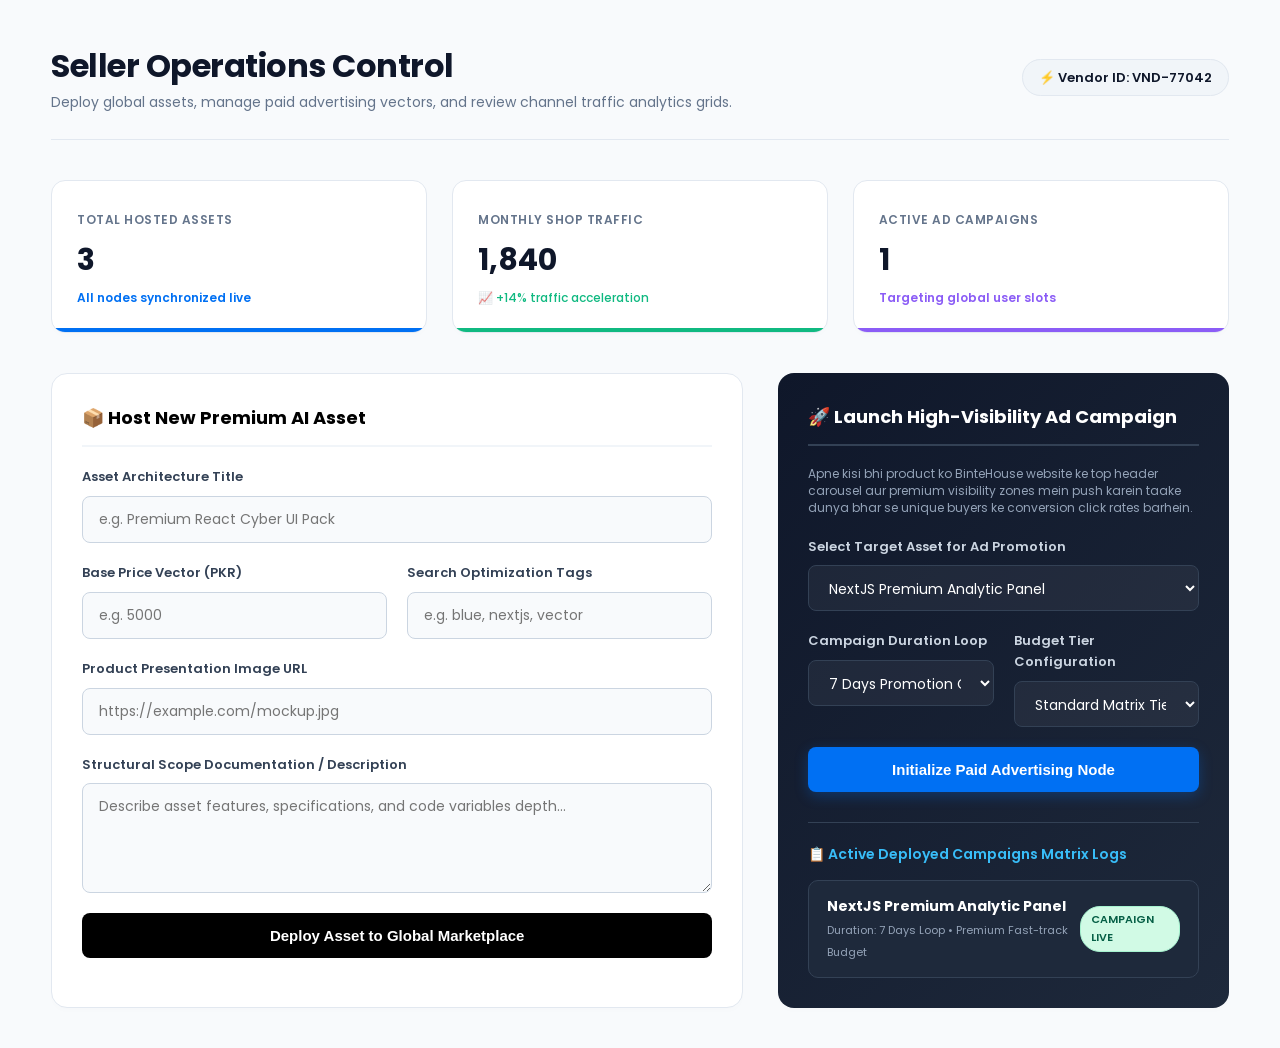
<file: dashboard.html>
<!DOCTYPE html>
<html lang="en">
<head>
    <meta charset="UTF-8">
    <meta name="viewport" content="width=device-width, initial-scale=1.0">
    <title>BinteHouse | Master Seller Center & Ad Manager</title>
    <link href="https://fonts.googleapis.com/css2?family=Poppins:wght@300;400;500;600;700&display=swap" rel="stylesheet">
    <style>
        /* Base Configuration Reset */
        * { margin: 0; padding: 0; box-sizing: border-box; }
        body { font-family: 'Poppins', sans-serif; background-color: #f8fafc; color: #0f172a; line-height: 1.6; }
        .dashboard-container { width: 92%; max-width: 1400px; margin: 0 auto; padding: 40px 0; }
        
        /* High-tech Top Metrics Rows */
        .analytics-dashboard-row { display: grid; grid-template-columns: repeat(auto-fit, minmax(240px, 1fr)); gap: 25px; margin-bottom: 40px; }
        .dashboard-metric-card { background: #ffffff; border: 1px solid #e2e8f0; padding: 25px; border-radius: 14px; box-shadow: 0 4px 6px -1px rgba(0,0,0,0.01); position: relative; overflow: hidden; }
        .dashboard-metric-card::after { content: ''; position: absolute; bottom: 0; left: 0; width: 100%; height: 4px; background: #e2e8f0; }
        .dashboard-metric-card.accent-blue::after { background: #0070f3; }
        .dashboard-metric-card.accent-green::after { background: #10b981; }
        .dashboard-metric-card.accent-purple::after { background: #8b5cf6; }
        .metric-label-text { font-size: 12px; color: #64748b; font-weight: 600; text-transform: uppercase; letter-spacing: 0.5px; }
        .metric-value-display { font-size: 30px; font-weight: 700; color: #0f172a; margin-top: 5px; }
        .metric-subtext { font-size: 12px; margin-top: 4px; display: block; }

        /* Master Grid Split Workspace Layout */
        .workspace-grid-split { display: grid; grid-template-columns: 1fr 1fr; gap: 35px; }
        @media (max-width: 1024px) { .workspace-grid-split { grid-template-columns: 1fr; } }
        
        .panel-box-container { background: #ffffff; border: 1px solid #e2e8f0; border-radius: 16px; padding: 30px; box-shadow: 0 4px 6px -1px rgba(0,0,0,0.01); }
        .panel-header-title { font-size: 18px; font-weight: 700; color: #000000; margin-bottom: 20px; border-bottom: 2px solid #f1f5f9; padding-bottom: 12px; display: flex; align-items: center; gap: 8px; }

        /* Form Structure Elements Design */
        .form-input-node { margin-bottom: 20px; display: flex; flex-direction: column; }
        .form-input-node label { font-size: 13px; font-weight: 600; margin-bottom: 8px; color: #334155; }
        .control-input-field, .control-textarea-field { padding: 12px 16px; border: 1px solid #cbd5e1; border-radius: 8px; font-family: inherit; font-size: 14px; background: #f8fafc; outline: none; transition: all 0.2s; }
        .control-input-field:focus, .control-textarea-field:focus { border-color: #0070f3; background: #ffffff; box-shadow: 0 0 0 3px rgba(0, 112, 243, 0.1); }
        .btn-action-execute { background: #000000; color: white; border: none; padding: 14px 28px; border-radius: 8px; font-weight: 600; font-size: 15px; cursor: pointer; width: 100%; transition: background 0.2s; }
        .btn-action-execute:hover { background: #0070f3; }

        /* Ads Campaign Wizard Special Layout */
        .ads-campaign-card-wizard { background: linear-gradient(135deg, #0f172a, #1e293b); color: white; border: none; position: relative; }
        .ads-campaign-card-wizard .panel-header-title { color: #ffffff; border-color: #334155; }
        .ads-campaign-card-wizard label { color: #cbd5e1; }
        .ads-campaign-card-wizard input, .ads-campaign-card-wizard select { background: rgba(255,255,255,0.05); border: 1px solid #334155; color: white; }
        .ads-campaign-card-wizard input:focus, .ads-campaign-card-wizard select:focus { background: rgba(255,255,255,0.1); border-color: #38bdf8; }
        .btn-activate-ad-campaign { background: #0070f3; color: white; border: none; padding: 14px 28px; border-radius: 8px; font-weight: 600; font-size: 15px; cursor: pointer; width: 100%; box-shadow: 0 4px 14px rgba(0, 112, 243, 0.3); transition: all 0.2s; }
        .btn-activate-ad-campaign:hover { background: #38bdf8; color: #0f172a; transform: translateY(-1px); }

        /* Dynamic Operations Activity Logs Grid */
        .activity-log-list { display: flex; flex-direction: column; gap: 15px; margin-top: 15px; }
        .activity-log-item { display: flex; justify-content: space-between; align-items: center; padding: 14px 18px; background: #f8fafc; border: 1px solid #e2e8f0; border-radius: 10px; font-size: 14px; }
        .status-pill { padding: 4px 10px; border-radius: 20px; font-size: 11px; font-weight: 600; text-transform: uppercase; }
        .status-pill.active-ad { background: #d1fae5; color: #065f46; border: 1px solid #a7f3d0; }
        .status-pill.system-log { background: #e0f2fe; color: #0369a1; border: 1px solid #bae6fd; }

        .hidden { display: none !important; }
    </style>
</head>
<body>

    <div class="dashboard-container">
        
        <!-- Corporate Seller Heading Block -->
        <div style="display: flex; justify-content: space-between; align-items: center; margin-bottom: 40px; border-bottom: 1px solid #e2e8f0; padding-bottom: 25px;">
            <div>
                <h1 style="font-size: 32px; font-weight: 700; letter-spacing: -0.5px;">Seller Operations Control</h1>
                <p style="color: #64748b; font-size: 14px;">Deploy global assets, manage paid advertising vectors, and review channel traffic analytics grids.</p>
            </div>
            <div style="text-align: right;">
                <span style="font-size: 13px; font-weight: 600; background: #f1f5f9; padding: 8px 16px; border-radius: 20px; border: 1px solid #e2e8f0;">⚡ Vendor ID: VND-77042</span>
            </div>
        </div>

        <!-- Real-time Analytics Performance Metric Matrix Grid Row -->
        <section class="analytics-dashboard-row">
            <div class="dashboard-metric-card accent-blue">
                <span class="metric-label-text">Total Hosted Assets</span>
                <div class="metric-value-display" id="metric-assets-count">3</div>
                <span class="metric-subtext" style="color: #0070f3; font-weight: 600;">All nodes synchronized live</span>
            </div>
            <div class="dashboard-metric-card accent-green">
                <span class="metric-label-text">Monthly Shop Traffic</span>
                <div class="metric-value-display">1,840</div>
                <span class="metric-subtext" style="color: #10b981; font-weight: 500;">📈 +14% traffic acceleration</span>
            </div>
            <div class="dashboard-metric-card accent-purple">
                <span class="metric-label-text">Active Ad Campaigns</span>
                <div class="metric-value-display" id="metric-ads-count">1</div>
                <span class="metric-subtext" style="color: #8b5cf6; font-weight: 600;">Targeting global user slots</span>
            </div>
        </section>

        <div class="workspace-grid-split">
            
            <!-- Left Pane Workspace: Advanced Product Deployment Wizard Form -->
            <div class="panel-box-container">
                <div class="panel-header-title">📦 Host New Premium AI Asset</div>
                <form id="dashboard-asset-form" onsubmit="executeAssetHostingPipeline(event)">
                    <div class="form-input-node">
                        <label>Asset Architecture Title</label>
                        <input type="text" id="asset-title-field" class="control-input-field" placeholder="e.g. Premium React Cyber UI Pack" required>
                    </div>
                    <div class="form-row" style="display: flex; gap: 20px;">
                        <div class="form-input-node" style="flex: 1;">
                            <label>Base Price Vector (PKR)</label>
                            <input type="number" id="asset-price-field" class="control-input-field" placeholder="e.g. 5000" required>
                        </div>
                        <div class="form-input-node" style="flex: 1;">
                            <label>Search Optimization Tags</label>
                            <input type="text" id="asset-tags-field" class="control-input-field" placeholder="e.g. blue, nextjs, vector" required>
                        </div>
                    </div>
                    <div class="form-input-node">
                        <label>Product Presentation Image URL</label>
                        <input type="url" id="asset-image-field" class="control-input-field" placeholder="https://example.com/mockup.jpg" required>
                    </div>
                    <div class="form-input-node">
                        <label>Structural Scope Documentation / Description</label>
                        <textarea id="asset-desc-field" rows="4" class="control-textarea-field" placeholder="Describe asset features, specifications, and code variables depth..." required></textarea>
                    </div>
                    <button type="submit" class="btn-action-execute">Deploy Asset to Global Marketplace</button>
                </form>
            </div>

            <!-- Right Pane Workspace: High Visibility Paid Ads Setup Framework & Logs -->
            <div class="panel-box-container ads-campaign-card-wizard">
                <div class="panel-header-title">🚀 Launch High-Visibility Ad Campaign</div>
                <p style="font-size: 12px; color: #94a3b8; margin-bottom: 20px; line-height: 1.4;">Apne kisi bhi product ko BinteHouse website ke top header carousel aur premium visibility zones mein push karein taake dunya bhar se unique buyers ke conversion click rates barhein.</p>
                
                <form id="dashboard-ad-form" onsubmit="executeAdCampaignPipeline(event)">
                    <div class="form-input-node">
                        <label>Select Target Asset for Ad Promotion</label>
                        <select id="ad-target-select" class="control-input-field" style="width:100%; height:46px;" required>
                            <option value="NextJS Premium Analytic Panel">NextJS Premium Analytic Panel</option>
                            <option value="Corporate Business Hub Template">Corporate Business Hub Template</option>
                            <option value="Futuristic Abstract Vector Pack">Futuristic Abstract Vector Pack</option>
                        </select>
                    </div>
                    <div class="form-row" style="display: flex; gap: 20px;">
                        <div class="form-input-node" style="flex: 1;">
                            <label>Campaign Duration Loop</label>
                            <select id="ad-duration-select" class="control-input-field" style="width:100%; height:46px;">
                                <option value="7">7 Days Promotion Campaign</option>
                                <option value="30">30 Days Pro Campaign</option>
                            </select>
                        </div>
                        <div class="form-input-node" style="flex: 1;">
                            <label>Budget Tier Configuration</label>
                            <select id="ad-budget-select" class="control-input-field" style="width:100%; height:46px;">
                                <option value="Standard">Standard Matrix Tier</option>
                                <option value="Premium Fast-track">Premium Fast-track Tier</option>
                            </select>
                        </div>
                    </div>
                    <button type="submit" class="btn-activate-ad-campaign">Initialize Paid Advertising Node</button>
                </form>

                <!-- Active Deployed Campaigns Ledger Output Stream Logs -->
                <div style="margin-top: 30px; font-size: 14px; font-weight: 600; border-top: 1px solid #334155; padding-top: 20px; color: #38bdf8;">
                    📋 Active Deployed Campaigns Matrix Logs
                </div>
                <div class="activity-log-list" id="activity-logs-target-box">
                    <div class="activity-log-item" style="background:#1e293b; border-color:#334155;">
                        <div>
                            <strong style="color:white;">NextJS Premium Analytic Panel</strong><br>
                            <span style="font-size: 11px; color:#94a3b8;">Duration: 7 Days Loop • Premium Fast-track Budget</span>
                        </div>
                        <span class="status-pill active-ad">Campaign Live</span>
                    </div>
                </div>
            </div>

        </div>
    </div>

    <!-- Script Processing Automations -->
    <script>
        // Execution Block: Asset Hosting Processing Pipeline
        function executeAssetHostingPipeline(event) {
            event.preventDefault();

            const title = document.getElementById('asset-title-field').value.trim();
            const price = document.getElementById('asset-price-field').value;
            
            // Simulation Notification Alert Block
            alert(`Initializing Cloud Transmission Matrix... Injecting target data packet: "${title}" into global architecture arrays.`);
            
            setTimeout(() => {
                // Update performance metric view counter indicators dynamically
                const assetsCounter = document.getElementById('metric-assets-count');
                let currentCount = parseInt(assetsCounter.innerText);
                assetsCounter.innerText = currentCount + 1;

                // Dynamically update the target selection options stream in the Ad Campaign Form Panel UI
                const selectMenu = document.getElementById('ad-target-select');
                const newOption = document.createElement('option');
                newOption.value = title;
                newOption.innerText = title;
                selectMenu.appendChild(newOption);

                alert("Mubarak ho! Your new technical asset has been hosted live globally. Public grids synchronized successfully.");
                document.getElementById('dashboard-asset-form').reset();
            }, 1000);
        }

        // Execution Block: Ad Campaign Deployment Logic
        function executeAdCampaignPipeline(event) {
            event.preventDefault();

            const targetAsset = document.getElementById('ad-target-select').value;
            const duration = document.getElementById('ad-duration-select').value;
            const budget = document.getElementById('ad-budget-select').value;

            alert("Connecting Sandbox Escrow Ledger balance validation modules... Initializing Ad Campaign.");

            setTimeout(() => {
                // Update active campaigns metrics counter counters display live
                const adsCounter = document.getElementById('metric-ads-count');
                let currentAds = parseInt(adsCounter.innerText);
                adsCounter.innerText = currentAds + 1;

                // Inject new activity tracking nodes display block into lower matrix data logs stream area container
                const logsBox = document.getElementById('activity-logs-target-box');
                const newLog = document.createElement('div');
                newLog.className = 'activity-log-item';
                newLog.style.background = '#1e293b';
                newLog.style.borderColor = '#334155';
                newLog.innerHTML = `
                    <div>
                        <strong style="color:white;">${targetAsset}</strong><br>
                        <span style="font-size: 11px; color:#94a3b8;">Duration: ${duration} Days Loop • ${budget} Budget</span>
                    </div>
                    <span class="status-pill active-ad">Campaign Live</span>
                `;
                
                logsBox.insertBefore(newLog, logsBox.firstChild);
                alert(`Mubarak ho! Paid advertisement campaign for "${targetAsset}" is now fully operational across global slots.`);
                document.getElementById('dashboard-ad-form').reset();
            }, 1200);
        }
    </script>
</body>
</html>
</file>
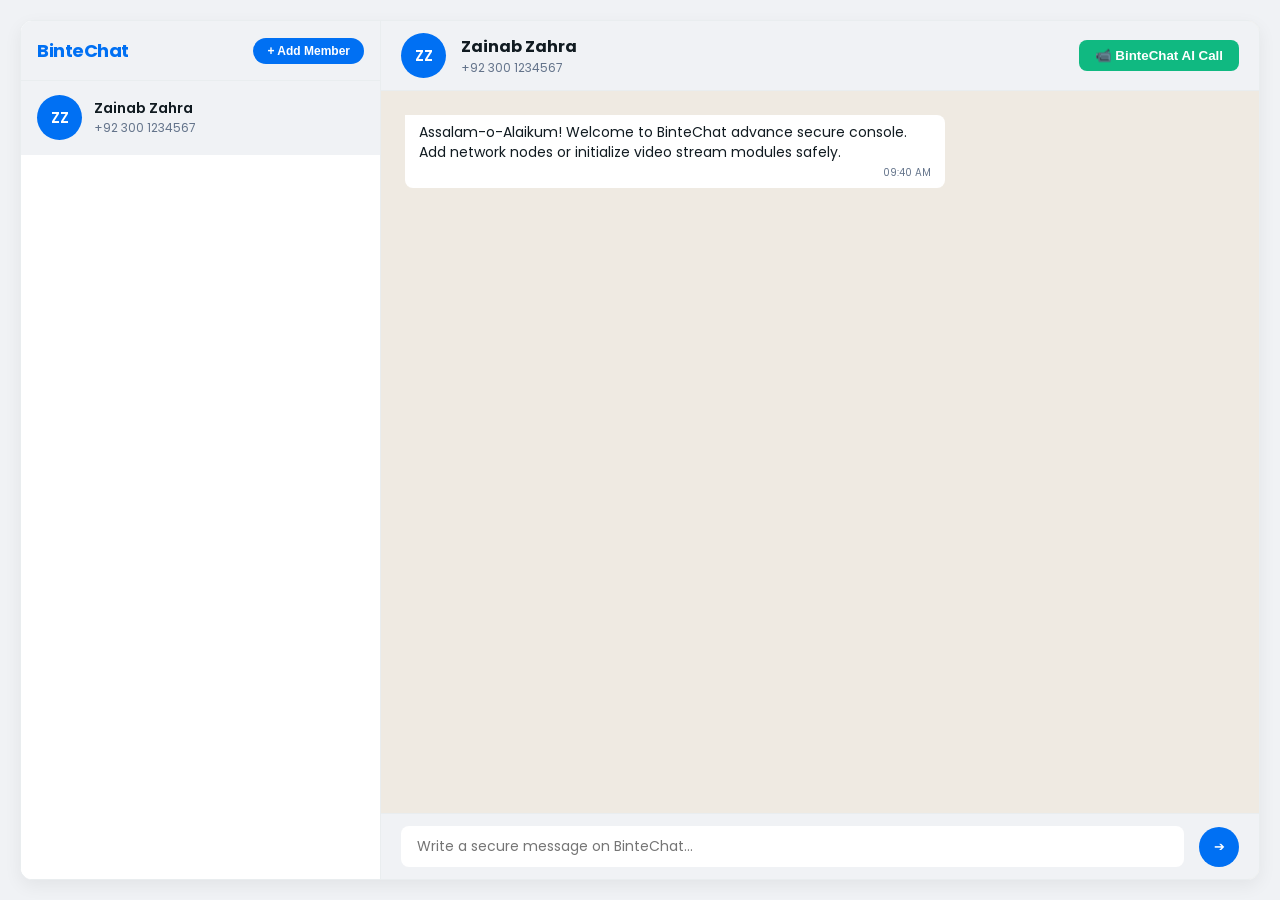
<file: messages.html>
<!DOCTYPE html>
<html lang="en">
<head>
    <meta charset="UTF-8">
    <meta name="viewport" content="width=device-width, initial-scale=1.0">
    <title>BinteChat | Premium Multi-Modal Chat Hub</title>
    <link href="https://fonts.googleapis.com/css2?family=Poppins:wght@300;400;500;600;700&display=swap" rel="stylesheet">
    <style>
        * { margin: 0; padding: 0; box-sizing: border-box; }
        body { font-family: 'Poppins', sans-serif; background-color: #f0f2f5; color: #111b21; height: 100vh; display: flex; padding: 20px; }
        .chat-master-container { width: 100%; max-width: 1390px; margin: auto; height: calc(100vh - 40px); background: #fff; border-radius: 12px; display: grid; grid-template-columns: 360px 1fr; box-shadow: 0 6px 18px rgba(0,0,0,0.06); overflow: hidden; border: 1px solid #e9edef; }
        
        .sidebar-contacts-panel { background: #ffffff; border-right: 1px solid #e9edef; display: flex; flex-direction: column; }
        .sidebar-header-node { background: #f0f2f5; padding: 16px; display: flex; justify-content: space-between; align-items: center; border-bottom: 1px solid #e9edef; }
        .sidebar-profile { font-weight: 700; font-size: 18px; color: #0070f3; letter-spacing: -0.5px; }
        
        .btn-add-contact-trigger { background: #0070f3; color: white; border: none; padding: 6px 14px; border-radius: 20px; font-size: 12px; font-weight: 600; cursor: pointer; transition: background 0.2s; }
        .btn-add-contact-trigger:hover { background: #0056b3; }

        .contacts-scroll-feed { flex-grow: 1; overflow-y: auto; background: #fff; }
        .contact-list-item { display: flex; align-items: center; gap: 12px; padding: 14px 16px; cursor: pointer; border-bottom: 1px solid #f0f2f5; transition: background 0.2s; }
        .contact-list-item:hover, .contact-list-item.active-chat { background: #f0f2f5; }
        .avatar-dummy { width: 45px; height: 45px; background: #0070f3; color: white; border-radius: 50%; display: flex; align-items: center; justify-content: center; font-weight: 600; font-size: 15px; text-transform: uppercase; }
        .contact-meta-box { flex-grow: 1; }
        .contact-display-name { font-size: 14px; font-weight: 600; color: #111b21; }
        .contact-phone-subtext { font-size: 12px; color: #64748b; }

        .chat-workspace-panel { background: #efeae2; display: flex; flex-direction: column; position: relative; }
        .chat-active-header { background: #f0f2f5; padding: 12px 20px; display: flex; align-items: center; gap: 15px; border-bottom: 1px solid #e9edef; }
        
        .messages-scroll-thread { flex-grow: 1; overflow-y: auto; padding: 24px; display: flex; flex-direction: column; gap: 12px; }
        .msg-bubble { max-width: 65%; padding: 8px 14px; border-radius: 8px; font-size: 14px; line-height: 1.4; position: relative; }
        .msg-bubble.incoming { background: #ffffff; align-self: flex-start; border-top-left-radius: 0; }
        .msg-bubble.outgoing { background: #d9fdd3; align-self: flex-end; border-top-right-radius: 0; }
        .msg-timestamp { font-size: 10px; color: #64748b; text-align: right; margin-top: 4px; display: block; }

        .chat-footer-controls-bar { background: #f0f2f5; padding: 12px 20px; display: flex; align-items: center; gap: 15px; border-top: 1px solid #e9edef; }
        .chat-input-field { flex-grow: 1; padding: 10px 16px; border: none; border-radius: 8px; outline: none; font-family: inherit; font-size: 14px; background: white; }
        .btn-send-message { background: #0070f3; color: white; border: none; width: 40px; height: 40px; border-radius: 50%; display: flex; align-items: center; justify-content: center; cursor: pointer; transition: transform 0.1s; }
        .btn-send-message:active { transform: scale(0.9); }
        
        .video-call-overlay { position: fixed; top: 0; left: 0; width: 100vw; height: 100vh; background: rgba(15, 23, 42, 0.95); z-index: 10000; display: flex; flex-direction: column; align-items: center; justify-content: center; }
        .video-wrapper { position: relative; border-radius: 16px; overflow: hidden; width: 45%; max-width: 500px; background: #1e293b; box-shadow: 0 20px 50px rgba(0,0,0,0.3); }
        .video-wrapper canvas, .video-wrapper video { width: 100%; height: auto; display: block; }
        .video-filters-bar { background: rgba(255,255,255,0.1); padding: 10px 25px; border-radius: 30px; color: white; font-size: 12px; display: flex; gap: 15px; margin-bottom: 20px; backdrop-filter: blur(10px); }

        .contact-modal-overlay { position: fixed; top: 0; left: 0; width: 100%; height: 100%; background: rgba(0,0,0,0.4); display: flex; align-items: center; justify-content: center; z-index: 2000; display: none; backdrop-filter: blur(4px); }
        .contact-card-form { background: white; padding: 25px; border-radius: 12px; width: 90%; max-width: 380px; box-shadow: 0 10px 25px rgba(0,0,0,0.1); }
        .contact-card-form h3 { font-size: 16px; font-weight: 700; margin-bottom: 15px; }
        .form-input { width: 100%; padding: 10px 12px; border: 1px solid #cbd5e1; border-radius: 6px; font-family: inherit; font-size: 13px; margin-bottom: 12px; outline: none; }
        .form-input:focus { border-color: #0070f3; }
        .modal-action-buttons { display: flex; justify-content: flex-end; gap: 10px; margin-top: 5px; }
        .btn-modal-close { background: #f1f5f9; color: #475569; border: none; padding: 8px 14px; border-radius: 6px; font-size: 12px; font-weight: 600; cursor: pointer; }
        .btn-modal-save { background: #0070f3; color: white; border: none; padding: 8px 14px; border-radius: 6px; font-size: 12px; font-weight: 600; cursor: pointer; }

        .hidden { display: none !important; }
    </style>
</head>
<body>

    <div class="chat-master-container">
        <aside class="sidebar-contacts-panel">
            <div class="sidebar-header-node">
                <span class="sidebar-profile">BinteChat</span>
                <button class="btn-add-contact-trigger" onclick="document.getElementById('contact-modal-portal').style.display='flex'">+ Add Member</button>
            </div>
            
            <div class="contacts-scroll-feed" id="contacts-list-target-node">
                <div class="contact-list-item active-chat" onclick="switchActiveUser('Zainab Zahra', '+92 300 1234567')">
                    <div class="avatar-dummy">ZZ</div>
                    <div class="contact-meta-box">
                        <div class="contact-display-name">Zainab Zahra</div>
                        <div class="contact-phone-subtext">+92 300 1234567</div>
                    </div>
                </div>
            </div>
        </aside>

        <main class="chat-workspace-panel">
            <div class="chat-active-header">
                <div class="avatar-dummy" id="header-avatar">ZZ</div>
                <div style="flex-grow:1;">
                    <strong id="header-name">Zainab Zahra</strong>
                    <p style="font-size:12px; color:#64748b;" id="header-phone">+92 300 1234567</p>
                </div>
                <button style="background:#10b981; color:white; border:none; padding:8px 16px; border-radius:8px; font-weight:600; cursor:pointer;" onclick="startVideoCallModule()">📹 BinteChat AI Call</button>
            </div>

            <div class="messages-scroll-thread" id="chat-thread-box">
                <div class="msg-bubble incoming">
                    Assalam-o-Alaikum! Welcome to BinteChat advance secure console. Add network nodes or initialize video stream modules safely.
                    <span class="msg-timestamp">09:40 AM</span>
                </div>
            </div>

            <div class="chat-footer-controls-bar">
                <input type="text" id="msg-input" class="chat-input-field" placeholder="Write a secure message on BinteChat..." onkeypress="handleInputKeyStroke(event)">
                <button class="btn-send-message" onclick="sendMessageDataPacket()">➔</button>
            </div>
        </main>
    </div>

    <div class="contact-modal-overlay" id="contact-modal-portal">
        <div class="contact-card-form">
            <h3>Add New Chat Contact</h3>
            <input type="text" id="modal-name" class="form-input" placeholder="Enter Full Name" required>
            <input type="text" id="modal-phone" class="form-input" placeholder="Enter Contact Number" required>
            
            <div class="modal-action-buttons">
                <button class="btn-modal-close" onclick="document.getElementById('contact-modal-portal').style.display='none'">Cancel</button>
                <button class="btn-modal-save" onclick="saveContactRecord()">Save Member</button>
            </div>
        </div>
    </div>

    <div class="video-call-overlay hidden" id="video-overlay-pane">
        <div class="video-filters-bar">
            <span>✨ AI Real-Time Skin Filter:</span>
            <label><input type="checkbox" id="f-smooth" checked> BinteChat Smooth Glow</label>
        </div>
        <div class="video-wrapper">
            <video id="hardware-video" autoplay playsinline muted class="hidden"></video>
            <canvas id="filter-canvas"></canvas>
        </div>
        <button style="background:#ef4444; border:none; color:white; padding:12px 30px; border-radius:30px; margin-top:20px; font-weight:600; cursor:pointer;" onclick="shutDownVideoCallModule()">Disconnect Call</button>
    </div>

    <script>
        let videoStream = null;
        let animId = null;

        function saveContactRecord() {
            const name = document.getElementById('modal-name').value.trim();
            const phone = document.getElementById('modal-phone').value.trim();
            if(!name || !phone) {
                alert("Please complete all configuration entries.");
                return;
            }
            const list = document.getElementById('contacts-list-target-node');
            const row = document.createElement('div');
            row.className = 'contact-list-item';
            
            const safeNameStr = name.replace(/'/g, "\\'");
            const safePhoneStr = phone.replace(/'/g, "\\'");
            row.setAttribute('onclick', `switchActiveUser('${safeNameStr}', '${safePhoneStr}')`);
            
            const initials = name.split(" ").map(n => n[0]).join("").substring(0, 2).toUpperCase();
            row.innerHTML = `
                <div class="avatar-dummy">${initials}</div>
                <div class="contact-meta-box">
                    <div class="contact-display-name">${name}</div>
                    <div class="contact-phone-subtext">${phone}</div>
                </div>
            `;
            list.appendChild(row);
            document.getElementById('contact-modal-portal').style.display='none';
            
            // Clean fields
            document.getElementById('modal-name').value = "";
            document.getElementById('modal-phone').value = "";
            
            alert(`Mubarak ho! Member "${name}" linked to BinteChat structure arrays.`);
        }

        function switchActiveUser(name, phone) {
            const itemsList = document.querySelectorAll('.contact-list-item');
            itemsList.forEach(item => item.classList.remove('active-chat'));
            
            // Set current target styling if event comes from click
            if(event && event.currentTarget) {
                event.currentTarget.classList.add('active-chat');
            }

            document.getElementById('header-name').innerText = name;
            document.getElementById('header-phone').innerText = phone;
            document.getElementById('header-avatar').innerText = name.split(" ").map(n => n[0]).join("").substring(0, 2).toUpperCase();
            
            const box = document.getElementById('chat-thread-box');
            box.innerHTML = `
                <div class="msg-bubble incoming">
                    This is the start of your encrypted secure chat pipeline logs stream record history with <strong>${name}</strong> on BinteChat.
                    <span class="msg-timestamp">Just Now</span>
                </div>
            `;
        }

        function sendMessageDataPacket() {
            const input = document.getElementById('msg-input');
            const text = input.value.trim();
            if(!text) return;
            
            const box = document.getElementById('chat-thread-box');
            const timeStr = new Date().toLocaleTimeString([], { hour: '2-digit', minute: '2-digit' });
            
            const b = document.createElement('div');
            b.className = 'msg-bubble outgoing';
            b.innerHTML = `${text} <span class="msg-timestamp">${timeStr}</span>`;
            box.appendChild(b);
            input.value = "";
            box.scrollTop = box.scrollHeight;

            setTimeout(() => {
                const automatedResponseBubble = document.createElement('div');
                automatedResponseBubble.className = 'msg-bubble incoming';
                automatedResponseBubble.innerHTML = `Received your transmission matrix packet. BinteChat AI server synchronization pipelines are active. <span class="msg-timestamp">${timeStr}</span>`;
                box.appendChild(automatedResponseBubble);
                box.scrollTop = box.scrollHeight;
            }, 1200);
        }

        function handleInputKeyStroke(event) {
            if (event.key === 'Enter') {
                sendMessageDataPacket();
            }
        }

        function startVideoCallModule() {
            document.getElementById('video-overlay-pane').classList.remove('hidden');
            navigator.mediaDevices.getUserMedia({ video: true }).then(s => {
                videoStream = s;
                const v = document.getElementById('hardware-video');
                v.srcObject = s;
                processCallCanvasStream();
            }).catch(err => {
                alert("Camera hardware access denied or unavailable.");
                document.getElementById('video-overlay-pane').classList.add('hidden');
            });
        }

        function processCallCanvasStream() {
            const v = document.getElementById('hardware-video');
            const c = document.getElementById('filter-canvas');
            const ctx = c.getContext('2d');
            function draw() {
                if(v.paused || v.ended) return;
                if(c.width !== v.videoWidth) { c.width = v.videoWidth || 640; c.height = v.videoHeight || 480; }
                ctx.drawImage(v, 0, 0, c.width, c.height);
                let imgData = ctx.getImageData(0,0,c.width,c.height);
                let d = imgData.data;
                if(document.getElementById('f-smooth').checked) {
                    for(let i=0; i<d.length; i+=4) {
                        d[i] = Math.min(255, d[i] + 20); 
                        d[i+1] = Math.min(255, d[i+1] + 20); 
                        d[i+2] = Math.min(255, d[i+2] + 25);
                    }
                }
                ctx.putImageData(imgData, 0, 0);
                animId = requestAnimationFrame(draw);
            }
            v.addEventListener('play', draw);
            if(!v.paused) draw();
        }

        function shutDownVideoCallModule() {
            document.getElementById('video-overlay-pane').classList.add('hidden');
            if(animId) cancelAnimationFrame(animId);
            if(videoStream) videoStream.getTracks().forEach(t => t.stop());
        }
    </script>
</body>
</html>
</file>
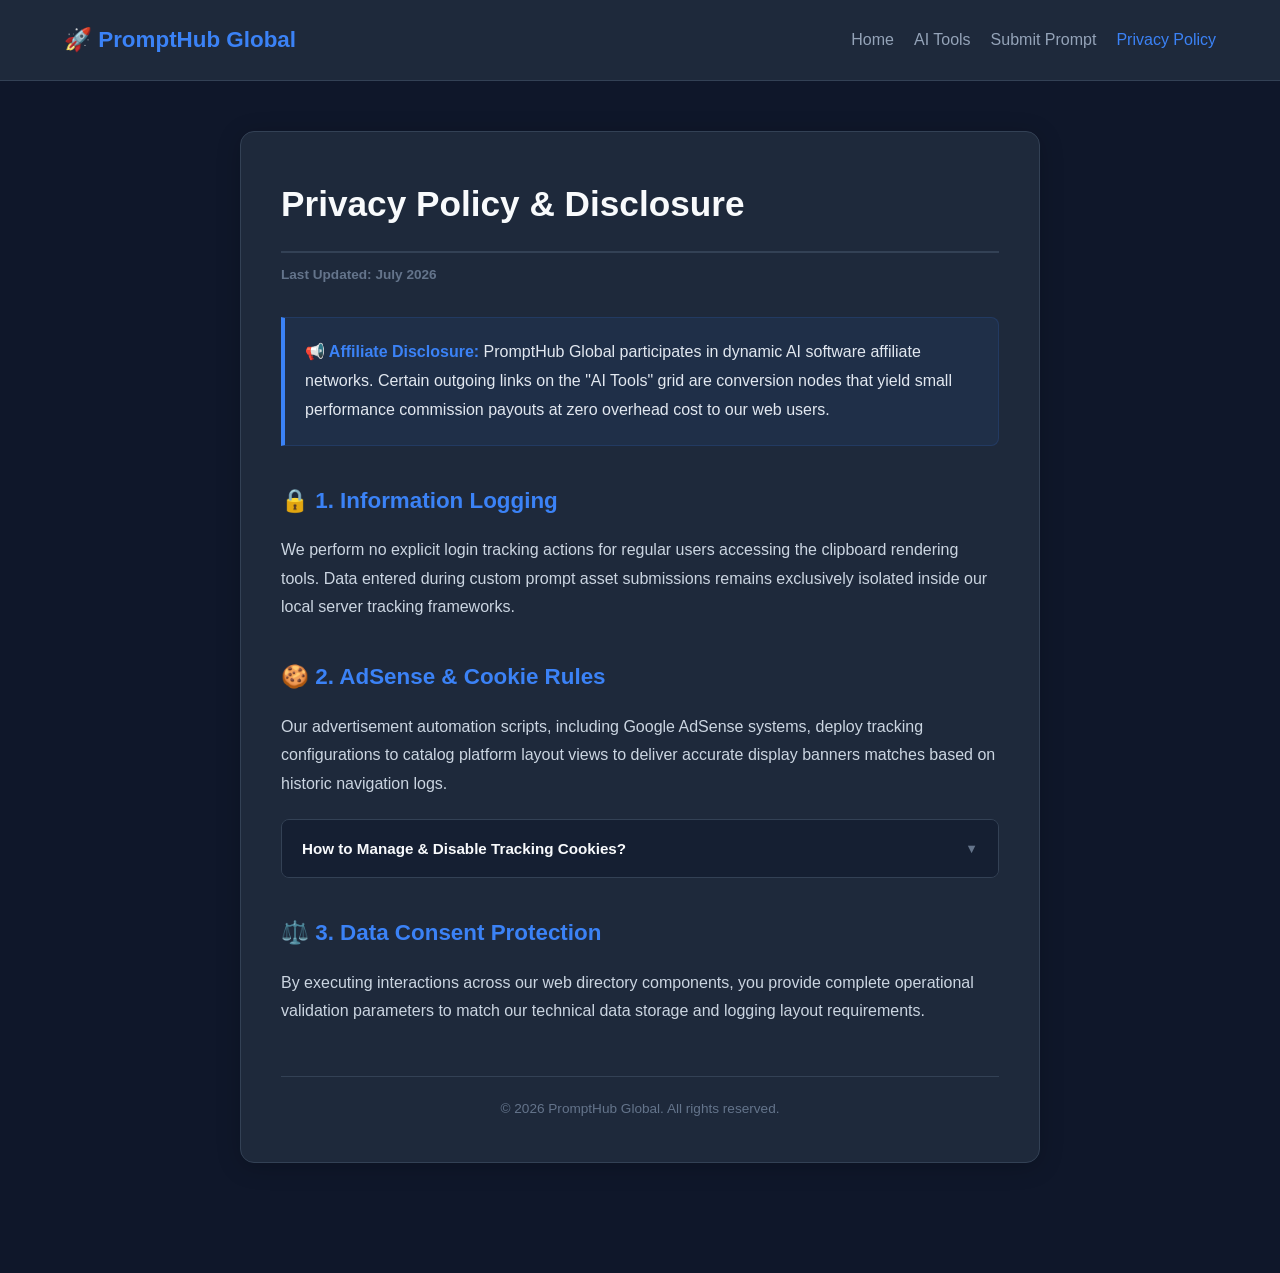
<file: privacy.html>
<!DOCTYPE html>
<html lang="en">
<head>
    <meta charset="UTF-8">
    <meta name="viewport" content="width=device-width, initial-scale=1.0">
    <title>Privacy Policy - PromptHub Global</title>
    <style>
        * { margin: 0; padding: 0; box-sizing: border-box; font-family: 'Segoe UI', sans-serif; }
        body { background-color: #0f172a; color: #cbd5e1; line-height: 1.8; padding-bottom: 60px; scroll-behavior: smooth; }
        
        /* Consistent Global Navbar */
        .navbar { display: flex; justify-content: space-between; align-items: center; padding: 20px 5%; background-color: #1e293b; border-bottom: 1px solid #334155; position: sticky; top: 0; z-index: 100; }
        .navbar .logo { font-size: 1.4rem; font-weight: bold; color: #3b82f6; }
        .navbar ul { display: flex; list-style: none; gap: 20px; }
        .navbar ul li a { color: #94a3b8; text-decoration: none; font-weight: 500; transition: 0.3s; }
        .navbar ul li a:hover, .navbar ul li a.active { color: #3b82f6; }

        /* Legal Center Canvas Layout */
        .legal-container { max-width: 800px; margin: 50px auto; background-color: #1e293b; padding: 40px; border-radius: 14px; border: 1px solid #334155; box-shadow: 0 4px 25px rgba(0,0,0,0.2); }
        .legal-container h1 { color: #f8fafc; font-size: 2.2rem; margin-bottom: 10px; border-bottom: 2px solid #334155; padding-bottom: 15px; }
        .last-updated { font-size: 0.85rem; color: #64748b; margin-bottom: 30px; display: block; font-weight: 600; }
        .legal-container h2 { color: #3b82f6; font-size: 1.4rem; margin-top: 35px; margin-bottom: 15px; display: flex; align-items: center; gap: 8px; }
        
        /* Premium Disclosure Alert Block */
        .disclosure-box { background-color: rgba(59, 130, 246, 0.07); border-left: 4px solid #3b82f6; padding: 20px; border-radius: 0 8px 8px 0; margin: 30px 0; color: #e2e8f0; border-top: 1px solid rgba(59, 130, 246, 0.15); border-right: 1px solid rgba(59, 130, 246, 0.15); border-bottom: 1px solid rgba(59, 130, 246, 0.15); }
        .disclosure-box strong { color: #3b82f6; }

        /* Modern Accordion Interactive Policy Component */
        .accordion-wrapper { border: 1px solid #334155; border-radius: 8px; margin: 20px 0; overflow: hidden; background-color: #0f172a; }
        .accordion-header { background-color: #151f32; padding: 15px 20px; color: #f8fafc; font-weight: 600; font-size: 0.95rem; cursor: pointer; display: flex; justify-content: space-between; align-items: center; transition: 0.2s; user-select: none; }
        .accordion-header:hover { background-color: #1a263d; color: #3b82f6; }
        .accordion-icon { font-size: 0.8rem; transition: transform 0.3s ease; color: #64748b; }
        .accordion-content { padding: 0 20px; max-height: 0; overflow: hidden; transition: all 0.3s cubic-bezier(0, 1, 0, 1); color: #94a3b8; font-size: 0.9rem; line-height: 1.7; }
        .accordion-wrapper.open .accordion-content { padding: 20px; max-height: 1000px; transition: all 0.3s cubic-bezier(1, 0, 1, 0); border-top: 1px solid #334155; }
        .accordion-wrapper.open .accordion-icon { transform: rotate(180deg); color: #3b82f6; }

        /* Floating Dynamic Scroll Assistance Element */
        .scroll-top-widget { position: fixed; bottom: 30px; right: 30px; background-color: #3b82f6; color: #fff; width: 45px; height: 45px; border-radius: 50%; display: flex; align-items: center; justify-content: center; font-size: 1.2rem; cursor: pointer; box-shadow: 0 5px 15px rgba(59, 130, 246, 0.3); border: none; opacity: 0; visibility: hidden; transition: all 0.3s ease; z-index: 500; }
        .scroll-top-widget.visible { opacity: 1; visibility: visible; }
        .scroll-top-widget:hover { background-color: #2563eb; transform: translateY(-3px); }

        .footer-text { text-align: center; margin-top: 50px; font-size: 0.85rem; color: #64748b; border-top: 1px solid #334155; padding-top: 20px; }
        
        @media (max-width: 768px) { .legal-container { padding: 25px; margin: 20px; } .navbar { flex-direction: column; gap: 15px; } }
    </style>
</head>
<body>

    <nav class="navbar">
        <div class="logo">🚀 PromptHub Global</div>
        <ul>
            <li><a href="index.html">Home</a></li>
            <li><a href="tools.html">AI Tools</a></li>
            <li><a href="submit.html">Submit Prompt</a></li>
            <li><a href="privacy.html" class="active">Privacy Policy</a></li>
        </ul>
    </nav>

    <main class="legal-container">
        <h1>Privacy Policy & Disclosure</h1>
        <span class="last-updated">Last Updated: July 2026</span>

        <div class="disclosure-box">
            <strong>📢 Affiliate Disclosure:</strong> PromptHub Global participates in dynamic AI software affiliate networks. Certain outgoing links on the "AI Tools" grid are conversion nodes that yield small performance commission payouts at zero overhead cost to our web users.
        </div>

        <h2>🔒 1. Information Logging</h2>
        <p>We perform no explicit login tracking actions for regular users accessing the clipboard rendering tools. Data entered during custom prompt asset submissions remains exclusively isolated inside our local server tracking frameworks.</p>

        <h2>🍪 2. AdSense & Cookie Rules</h2>
        <p>Our advertisement automation scripts, including Google AdSense systems, deploy tracking configurations to catalog platform layout views to deliver accurate display banners matches based on historic navigation logs.</p>

        <!-- Upgraded Dynamic Accordion for Interactive Legal Compliance Reading -->
        <div class="accordion-wrapper" id="cookieAccordion">
            <div class="accordion-header" onclick="toggleAccordion()">
                <span>How to Manage & Disable Tracking Cookies?</span>
                <span class="accordion-icon">▼</span>
            </div>
            <div class="accordion-content">
                You can easily restrict or block cookies completely through your native device web browser privacy panel configurations (such as Google Chrome settings or Safari Preferences). Please remember that erasing technical storage authorization identifiers may slightly disrupt layout filter memory speeds across our local directories.
            </div>
        </div>

        <h2>⚖️ 3. Data Consent Protection</h2>
        <p>By executing interactions across our web directory components, you provide complete operational validation parameters to match our technical data storage and logging layout requirements.</p>

        <p class="footer-text">© 2026 PromptHub Global. All rights reserved.</p>
    </main>

    <!-- Scroll Assistance Utility Trigger Widget Button -->
    <button class="scroll-top-widget" id="scrollTopBtn" onclick="scrollToTop()">▲</button>

    <script>
        // 1. Accordion Component Interactive Toggle Utility
        function toggleAccordion() {
            const accordion = document.getElementById('cookieAccordion');
            accordion.classList.toggle('open');
        }

        // 2. Scroll Top Visibility Monitor Framework
        window.onscroll = function() {
            const scrollBtn = document.getElementById('scrollTopBtn');
            if (document.body.scrollTop > 250 || document.documentElement.scrollTop > 250) {
                scrollBtn.classList.add('visible');
            } else {
                scrollBtn.classList.remove('visible');
            }
        };

        // 3. Scroll Execution Function
        function scrollToTop() {
            window.scrollTo({ top: 0, behavior: 'smooth' });
        }
    </script>
</body>
</html>
</file>
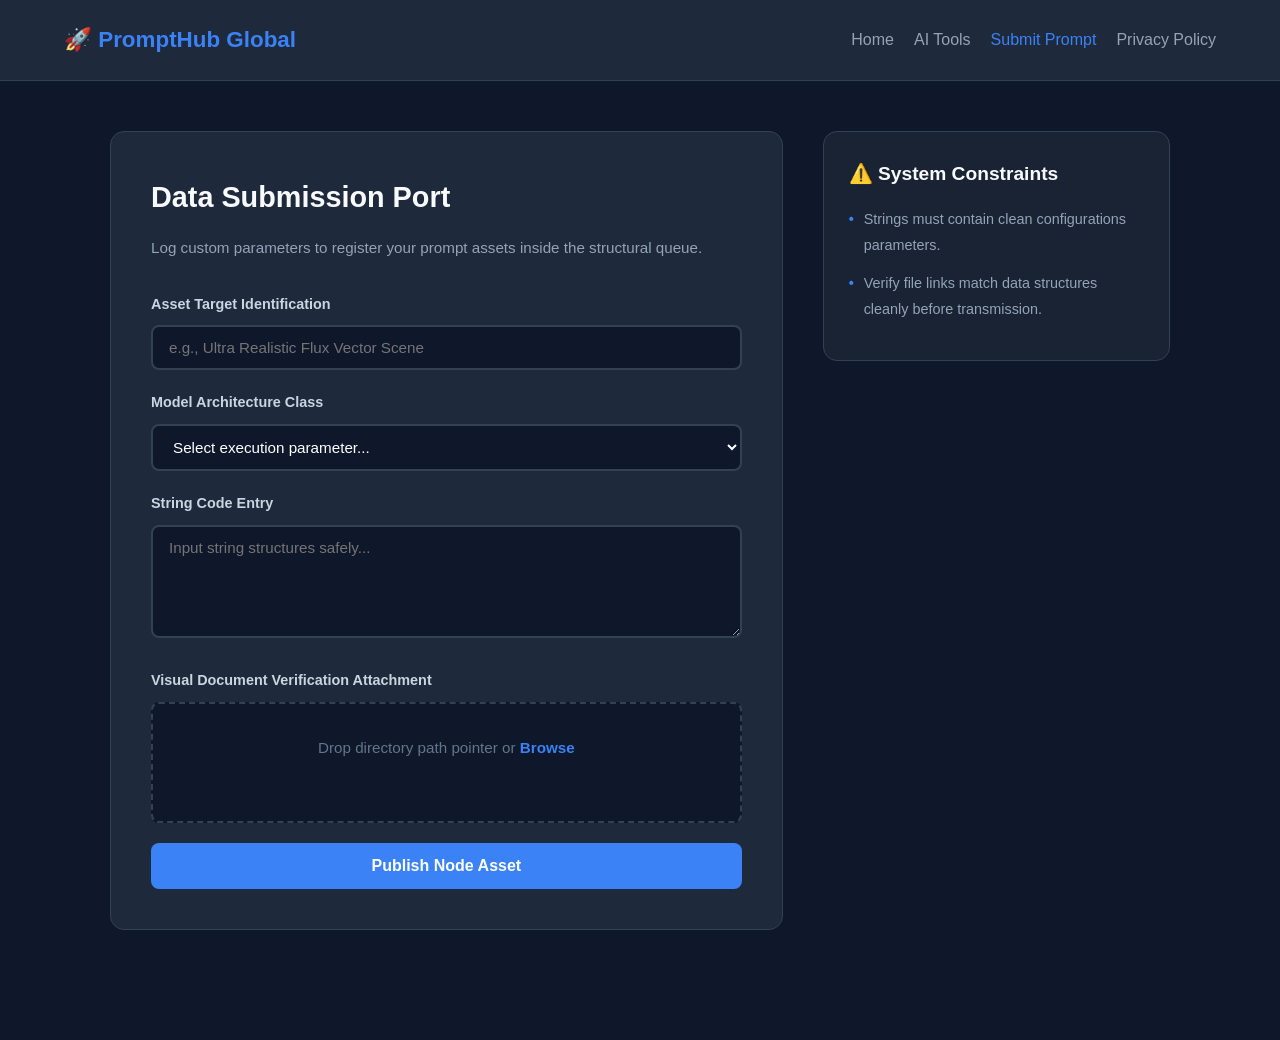
<file: submit.html>
<!DOCTYPE html>
<html lang="en">
<head>
    <meta charset="UTF-8">
    <meta name="viewport" content="width=device-width, initial-scale=1.0">
    <title>Submit Data - PromptHub Global</title>
    <style>
        * { margin: 0; padding: 0; box-sizing: border-box; font-family: 'Segoe UI', sans-serif; }
        body { background-color: #0f172a; color: #cbd5e1; line-height: 1.8; padding-bottom: 60px; scroll-behavior: smooth; }
        
        .navbar { display: flex; justify-content: space-between; align-items: center; padding: 20px 5%; background-color: #1e293b; border-bottom: 1px solid #334155; position: sticky; top: 0; z-index: 100; }
        .navbar .logo { font-size: 1.4rem; font-weight: bold; color: #3b82f6; }
        .navbar ul { display: flex; list-style: none; gap: 20px; }
        .navbar ul li a { color: #94a3b8; text-decoration: none; font-weight: 500; transition: 0.3s; }
        .navbar ul li a:hover, .navbar ul li a.active { color: #3b82f6; }

        .split-canvas-container { max-width: 1100px; margin: 50px auto; padding: 0 20px; display: flex; gap: 40px; }
        .form-block-wrapper { flex: 2; background-color: #1e293b; padding: 40px; border-radius: 14px; border: 1px solid #334155; }
        .form-block-wrapper h2 { color: #f8fafc; font-size: 1.8rem; margin-bottom: 10px; }
        .form-block-wrapper p { color: #94a3b8; margin-bottom: 30px; font-size: 0.95rem; }

        .input-control-box { margin-bottom: 20px; }
        .input-control-box label { display: block; margin-bottom: 8px; font-weight: 600; color: #cbd5e1; font-size: 0.9rem; }
        .input-control-box input, .input-control-box select, .input-control-box textarea { width: 100%; padding: 12px 16px; border-radius: 8px; border: 2px solid #334155; background-color: #0f172a; color: #fff; font-size: 0.95rem; outline: none; }
        .input-control-box input:focus, .input-control-box select:focus, .input-control-box textarea:focus { border-color: #3b82f6; }

        .drop-zone-area { border: 2px dashed #334155; padding: 30px; text-align: center; border-radius: 8px; background-color: #0f172a; cursor: pointer; transition: 0.3s; }
        .drop-zone-area:hover { border-color: #3b82f6; background-color: #141e33; }
        .drop-zone-area p { color: #64748b; }
        .drop-zone-area span { color: #3b82f6; font-weight: bold; }

        .submission-trigger-btn { width: 100%; background-color: #3b82f6; color: white; border: none; padding: 14px; border-radius: 8px; font-weight: bold; font-size: 1rem; cursor: pointer; transition: 0.2s; }
        .submission-trigger-btn:hover { background-color: #2563eb; }

        .rules-aside-panel { flex: 1; background-color: #1a2333; padding: 25px; border-radius: 14px; border: 1px solid #334155; height: fit-content; }
        .rules-aside-panel h3 { color: #f8fafc; font-size: 1.2rem; margin-bottom: 15px; }
        .rules-checklist { list-style: none; }
        .rules-checklist li { color: #94a3b8; font-size: 0.9rem; margin-bottom: 12px; padding-left: 15px; position: relative; }
        .rules-checklist li::before { content: "•"; color: #3b82f6; font-weight: bold; position: absolute; left: 0; }

        .scroll-top-widget { position: fixed; bottom: 30px; right: 30px; background-color: #3b82f6; color: #fff; width: 45px; height: 45px; border-radius: 50%; display: flex; align-items: center; justify-content: center; font-size: 1.2rem; cursor: pointer; border: none; opacity: 0; visibility: hidden; transition: 0.3s; }
        .scroll-top-widget.visible { opacity: 1; visibility: visible; }
        .footer-text { text-align: center; margin-top: 50px; font-size: 0.85rem; color: #64748b; border-top: 1px solid #334155; padding-top: 20px; }

        @media (max-width: 768px) { .split-canvas-container { flex-direction: column; } .navbar { flex-direction: column; gap: 15px; } }
    </style>
</head>
<body>

    <nav class="navbar">
        <div class="logo">🚀 PromptHub Global</div>
        <ul>
            <li><a href="index.html">Home</a></li>
            <li><a href="tools.html">AI Tools</a></li>
            <li><a href="submit.html" class="active">Submit Prompt</a></li>
            <li><a href="privacy.html">Privacy Policy</a></li>
        </ul>
    </nav>

    <main class="split-canvas-container">
        <section class="form-block-wrapper">
            <h2>Data Submission Port</h2>
            <p>Log custom parameters to register your prompt assets inside the structural queue.</p>
            
            <form id="submissionAssetForm" onsubmit="executeDataSubmit(event)">
                <div class="input-control-box">
                    <label>Asset Target Identification</label>
                    <input type="text" placeholder="e.g., Ultra Realistic Flux Vector Scene" required>
                </div>
                <div class="input-control-box">
                    <label>Model Architecture Class</label>
                    <select required>
                        <option value="" disabled selected>Select execution parameter...</option>
                        <option value="flux">Flux Systems</option>
                        <option value="midjourney">Midjourney Matrix</option>
                    </select>
                </div>
                <div class="input-control-box">
                    <label>String Code Entry</label>
                    <textarea rows="5" placeholder="Input string structures safely..." required></textarea>
                </div>
                <div class="input-control-box">
                    <label>Visual Document Verification Attachment</label>
                    <div class="drop-zone-area" onclick="document.getElementById('nativeUploadInput').click()">
                        <p id="labelFileName">Drop directory path pointer or <span>Browse</span></p>
                        <input type="file" id="nativeUploadInput" accept="image/*" style="display: none;" onchange="monitorFileLoad()">
                    </div>
                </div>
                <button type="submit" class="submission-trigger-btn">Publish Node Asset</button>
            </form>
        </section>

        <aside class="rules-aside-panel">
            <h3>⚠️ System Constraints</h3>
            <ul class="rules-checklist">
                <li>Strings must contain clean configurations parameters.</li>
                <li>Verify file links match data structures cleanly before transmission.</li>
            </ul>
        </aside>
    </main>

    <button class="scroll-top-widget" id="submitScrollBtn" onclick="actionScrollToTop()">▲</button>

    <script>
        function monitorFileLoad() {
            const upload = document.getElementById('nativeUploadInput');
            if(upload.files.length > 0) {
                document.getElementById('labelFileName').innerHTML = "Loaded: <span>" + upload.files[0].name + "</span>";
            }
        }
        function executeDataSubmit(e) {
            e.preventDefault();
            alert("String registered. Data logged to active checking queue successfully.");
            document.getElementById("submissionAssetForm").reset();
            document.getElementById('labelFileName').innerHTML = "Drop directory path pointer or <span>Browse</span>";
        }
        window.onscroll = function() {
            const btn = document.getElementById('submitScrollBtn');
            if (document.body.scrollTop > 250 || document.documentElement.scrollTop > 250) { btn.classList.add('visible'); } 
            else { btn.classList.remove('visible'); }
        };
        function actionScrollToTop() { window.scrollTo({ top: 0, behavior: 'smooth' }); }
    </script>
</body>
</html>
</file>
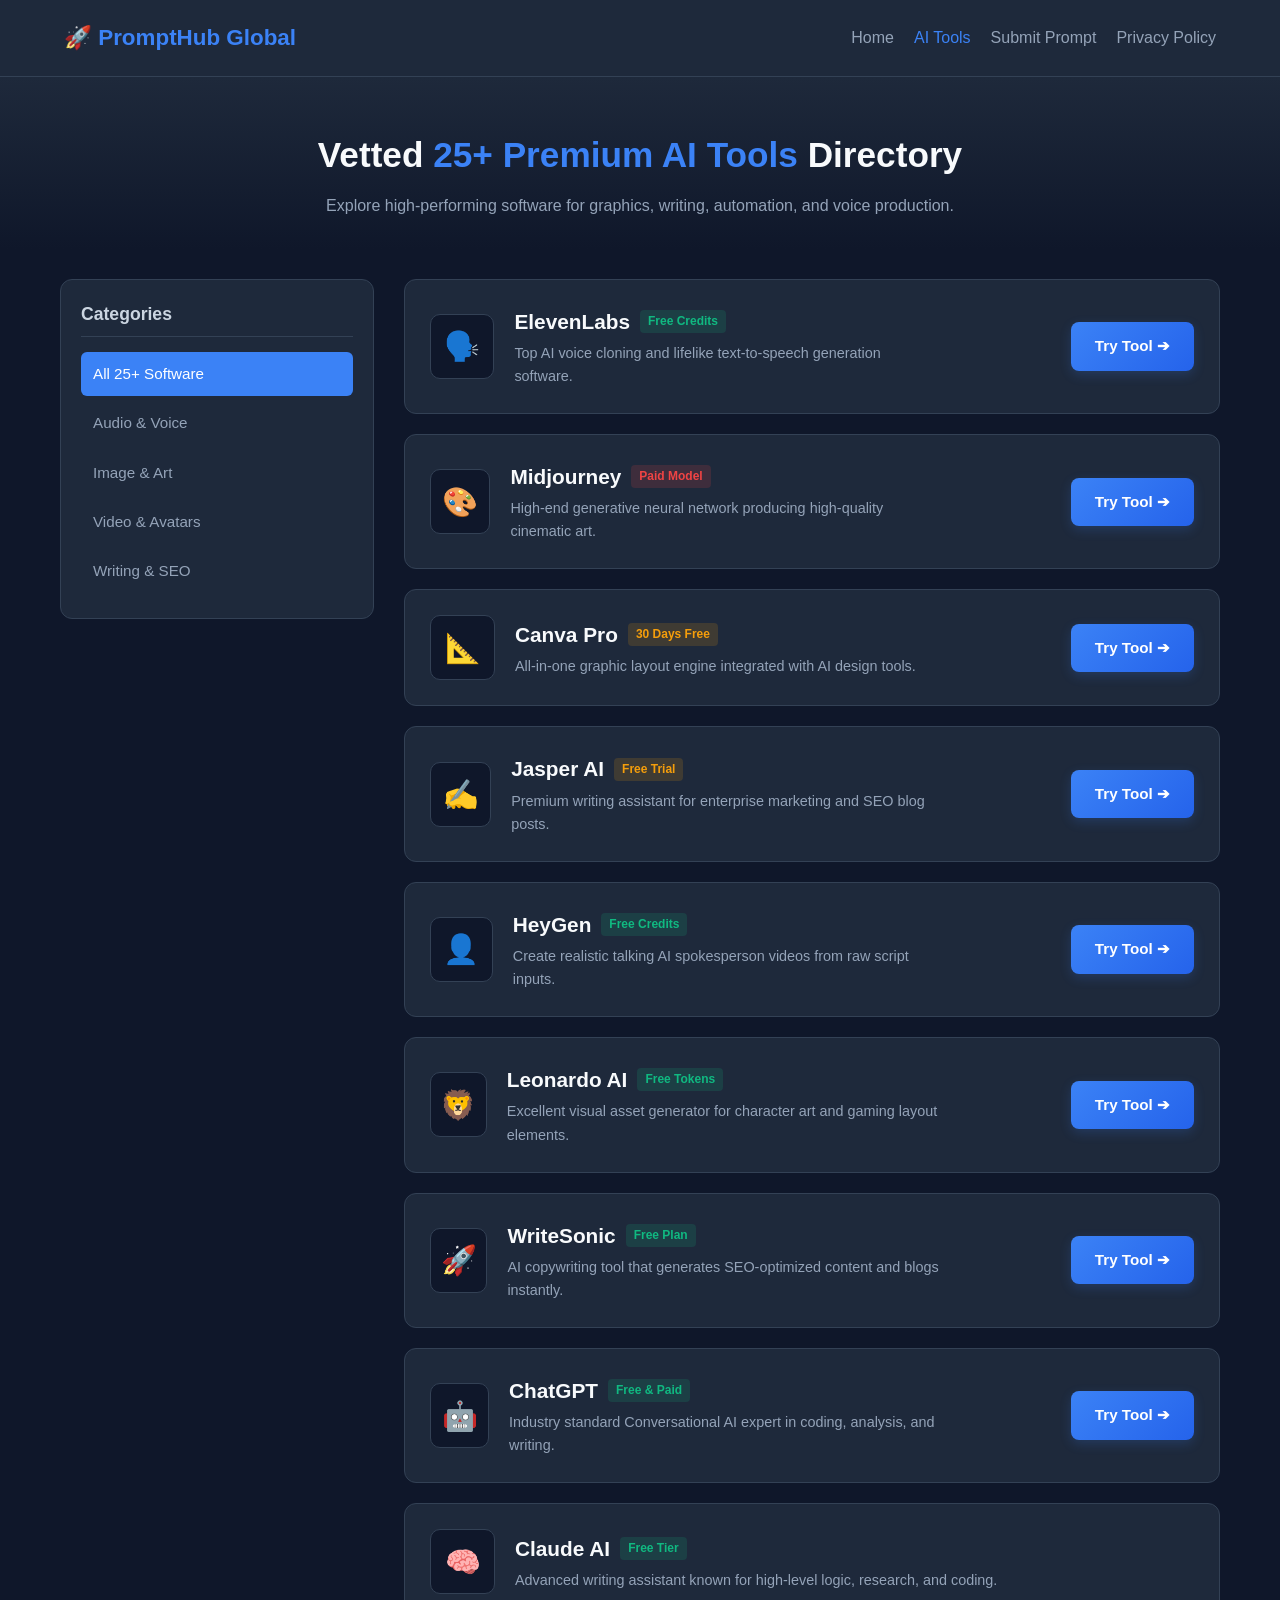
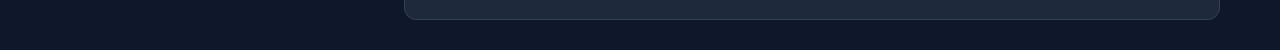
<file: tool.html>
<!DOCTYPE html>
<html lang="en">
<head>
    <meta charset="UTF-8">
    <meta name="viewport" content="width=device-width, initial-scale=1.0">
    <title>AI Tools Directory - PromptHub Global</title>
    <style>
        * { margin: 0; padding: 0; box-sizing: border-box; font-family: 'Segoe UI', sans-serif; }
        body { background-color: #0f172a; color: #f8fafc; line-height: 1.6; }
        
        .navbar { display: flex; justify-content: space-between; align-items: center; padding: 20px 5%; background-color: #1e293b; border-bottom: 1px solid #334155; position: sticky; top: 0; z-index: 100; }
        .navbar .logo { font-size: 1.4rem; font-weight: bold; color: #3b82f6; }
        .navbar ul { display: flex; list-style: none; gap: 20px; }
        .navbar ul li a { color: #94a3b8; text-decoration: none; font-weight: 500; transition: 0.3s; }
        .navbar ul li a:hover, .navbar ul li a.active { color: #3b82f6; }

        .directory-header { text-align: center; padding: 50px 20px 30px; background: linear-gradient(180deg, #1e293b 0%, #0f172a 100%); }
        .directory-header h1 { font-size: 2.2rem; margin-bottom: 10px; }
        .directory-header span { color: #3b82f6; }
        .directory-header p { color: #94a3b8; }

        .directory-container { max-width: 1200px; margin: 30px auto; padding: 0 20px; display: flex; gap: 30px; }
        
        /* Sidebar Filter System */
        .sidebar-filters { flex: 1; background-color: #1e293b; padding: 20px; border-radius: 12px; border: 1px solid #334155; height: fit-content; position: sticky; top: 100px; }
        .sidebar-filters h3 { font-size: 1.1rem; margin-bottom: 15px; color: #cbd5e1; border-bottom: 1px solid #334155; padding-bottom: 8px; }
        .filter-list { list-style: none; }
        .filter-item { padding: 10px 12px; color: #94a3b8; cursor: pointer; border-radius: 6px; margin-bottom: 5px; font-size: 0.95rem; transition: 0.2s; }
        .filter-item.active, .filter-item:hover { background-color: #3b82f6; color: #fff; }

        /* Tools Feed View */
        .tools-feed { flex: 3; display: flex; flex-direction: column; gap: 20px; }
        .tool-card { background-color: #1e293b; border: 1px solid #334155; border-radius: 12px; padding: 25px; display: flex; justify-content: space-between; align-items: center; transition: 0.3s; }
        .tool-card:hover { transform: translateX(5px); border-color: #3b82f6; box-shadow: 0 4px 20px rgba(0,0,0,0.3); }
        .tool-meta { display: flex; gap: 20px; align-items: center; flex: 2; }
        .tool-icon-box { width: 65px; height: 65px; background-color: #0f172a; border-radius: 10px; border: 1px solid #334155; display: flex; align-items: center; justify-content: center; font-size: 1.8rem; }
        .tool-info h2 { font-size: 1.3rem; color: #f8fafc; margin-bottom: 4px; display: flex; align-items: center; gap: 10px; flex-wrap: wrap; }
        .pricing-badge { font-size: 0.75rem; background-color: rgba(16, 185, 129, 0.15); color: #10b981; padding: 2px 8px; border-radius: 4px; font-weight: bold; }
        .pricing-badge.paid { background-color: rgba(239, 68, 68, 0.15); color: #ef4444; }
        .pricing-badge.trial { background-color: rgba(245, 158, 11, 0.15); color: #f59e0b; }
        .tool-info p { color: #94a3b8; font-size: 0.9rem; max-width: 500px; }
        
        .tool-action { flex: 1; text-align: right; }
        .affiliate-cta-btn { display: inline-block; background: linear-gradient(135deg, #3b82f6 0%, #2563eb 100%); color: #fff; text-decoration: none; padding: 12px 24px; border-radius: 8px; font-weight: bold; font-size: 0.95rem; box-shadow: 0 4px 12px rgba(59, 130, 246, 0.2); white-space: nowrap; transition: 0.2s; }
        .affiliate-cta-btn:hover { transform: translateY(-2px); background: linear-gradient(135deg, #2563eb 0%, #1d4ed8 100%); }

        @media (max-width: 850px) {
            .directory-container { flex-direction: column; }
            .sidebar-filters { position: static; }
            .tool-card { flex-direction: column; align-items: flex-start; gap: 20px; }
            .tool-action { width: 100%; text-align: left; }
            .affiliate-cta-btn { width: 100%; text-align: center; }
            .navbar { flex-direction: column; gap: 15px; }
        }
    </style>
</head>
<body>

    <nav class="navbar">
        <div class="logo">🚀 PromptHub Global</div>
        <ul>
            <li><a href="index.html">Home</a></li>
            <li><a href="tools.html" class="active">AI Tools</a></li>
            <li><a href="submit.html">Submit Prompt</a></li>
            <li><a href="privacy.html">Privacy Policy</a></li>
        </ul>
    </nav>

    <header class="directory-header">
        <h1>Vetted <span>25+ Premium AI Tools</span> Directory</h1>
        <p>Explore high-performing software for graphics, writing, automation, and voice production.</p>
    </header>

    <main class="directory-container">
        <aside class="sidebar-filters">
            <h3>Categories</h3>
            <ul class="filter-list">
                <li class="filter-item active" onclick="filterTools('all', this)">All 25+ Software</li>
                <li class="filter-item" onclick="filterTools('audio', this)">Audio & Voice</li>
                <li class="filter-item" onclick="filterTools('image', this)">Image & Art</li>
                <li class="filter-item" onclick="filterTools('video', this)">Video & Avatars</li>
                <li class="filter-item" onclick="filterTools('writing', this)">Writing & SEO</li>
            </ul>
        </aside>

        <section class="tools-feed" id="toolsFeed">
            
            <!-- 1. ElevenLabs -->
            <div class="tool-card" data-cat="audio">
                <div class="tool-meta"><div class="tool-icon-box">🗣️</div><div class="tool-info"><h2>ElevenLabs <span class="pricing-badge">Free Credits</span></h2><p>Top AI voice cloning and lifelike text-to-speech generation software.</p></div></div>
                <div class="tool-action"><a href="https://elevenlabs.io" target="_blank" class="affiliate-cta-btn">Try Tool ➔</a></div>
            </div>

            <!-- 2. Midjourney -->
            <div class="tool-card" data-cat="image">
                <div class="tool-meta"><div class="tool-icon-box">🎨</div><div class="tool-info"><h2>Midjourney <span class="pricing-badge paid">Paid Model</span></h2><p>High-end generative neural network producing high-quality cinematic art.</p></div></div>
                <div class="tool-action"><a href="https://midjourney.com" target="_blank" class="affiliate-cta-btn">Try Tool ➔</a></div>
            </div>

            <!-- 3. Canva Pro -->
            <div class="tool-card" data-cat="image">
                <div class="tool-meta"><div class="tool-icon-box">📐</div><div class="tool-info"><h2>Canva Pro <span class="pricing-badge trial">30 Days Free</span></h2><p>All-in-one graphic layout engine integrated with AI design tools.</p></div></div>
                <div class="tool-action"><a href="https://canva.com" target="_blank" class="affiliate-cta-btn">Try Tool ➔</a></div>
            </div>

            <!-- 4. Jasper AI -->
            <div class="tool-card" data-cat="writing">
                <div class="tool-meta"><div class="tool-icon-box">✍️</div><div class="tool-info"><h2>Jasper AI <span class="pricing-badge trial">Free Trial</span></h2><p>Premium writing assistant for enterprise marketing and SEO blog posts.</p></div></div>
                <div class="tool-action"><a href="https://jasper.ai" target="_blank" class="affiliate-cta-btn">Try Tool ➔</a></div>
            </div>

            <!-- 5. HeyGen -->
            <div class="tool-card" data-cat="video">
                <div class="tool-meta"><div class="tool-icon-box">👤</div><div class="tool-info"><h2>HeyGen <span class="pricing-badge">Free Credits</span></h2><p>Create realistic talking AI spokesperson videos from raw script inputs.</p></div></div>
                <div class="tool-action"><a href="https://heygen.com" target="_blank" class="affiliate-cta-btn">Try Tool ➔</a></div>
            </div>

            <!-- 6. Leonardo AI -->
            <div class="tool-card" data-cat="image">
                <div class="tool-meta"><div class="tool-icon-box">🦁</div><div class="tool-info"><h2>Leonardo AI <span class="pricing-badge">Free Tokens</span></h2><p>Excellent visual asset generator for character art and gaming layout elements.</p></div></div>
                <div class="tool-action"><a href="https://leonardo.ai" target="_blank" class="affiliate-cta-btn">Try Tool ➔</a></div>
            </div>

            <!-- 7. WriteSonic (Completed) -->
            <div class="tool-card" data-cat="writing">
                <div class="tool-meta"><div class="tool-icon-box">🚀</div><div class="tool-info"><h2>WriteSonic <span class="pricing-badge">Free Plan</span></h2><p>AI copywriting tool that generates SEO-optimized content and blogs instantly.</p></div></div>
                <div class="tool-action"><a href="https://writesonic.com" target="_blank" class="affiliate-cta-btn">Try Tool ➔</a></div>
            </div>

            <!-- 8. ChatGPT (GPT-4o) -->
            <div class="tool-card" data-cat="writing">
                <div class="tool-meta"><div class="tool-icon-box">🤖</div><div class="tool-info"><h2>ChatGPT <span class="pricing-badge">Free & Paid</span></h2><p>Industry standard Conversational AI expert in coding, analysis, and writing.</p></div></div>
                <div class="tool-action"><a href="https://chatgpt.com" target="_blank" class="affiliate-cta-btn">Try Tool ➔</a></div>
            </div>

            <!-- 9. Claude 3.5 Sonnet -->
            <div class="tool-card" data-cat="writing">
                <div class="tool-meta"><div class="tool-icon-box">🧠</div><div class="tool-info"><h2>Claude AI <span class="pricing-badge">Free Tier</span></h2><p>Advanced writing assistant known for high-level logic, research, and coding.</p></div></div>
</file>
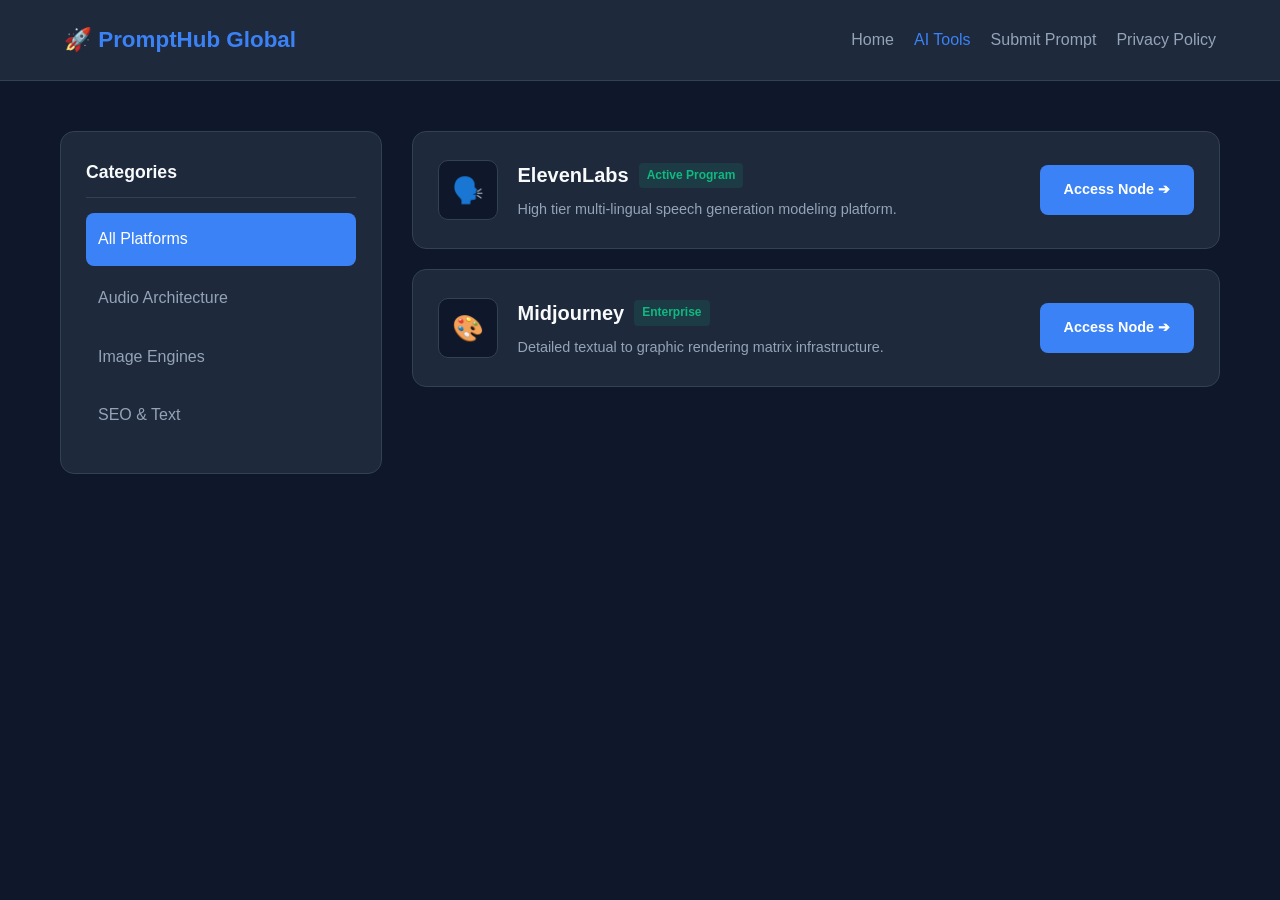
<file: tools.html>
<!DOCTYPE html>
<html lang="en">
<head>
    <meta charset="UTF-8">
    <meta name="viewport" content="width=device-width, initial-scale=1.0">
    <title>AI Tools Directory - PromptHub Global</title>
    <style>
        * { margin: 0; padding: 0; box-sizing: border-box; font-family: 'Segoe UI', sans-serif; }
        body { background-color: #0f172a; color: #cbd5e1; line-height: 1.8; padding-bottom: 60px; scroll-behavior: smooth; }
        
        .navbar { display: flex; justify-content: space-between; align-items: center; padding: 20px 5%; background-color: #1e293b; border-bottom: 1px solid #334155; position: sticky; top: 0; z-index: 100; }
        .navbar .logo { font-size: 1.4rem; font-weight: bold; color: #3b82f6; }
        .navbar ul { display: flex; list-style: none; gap: 20px; }
        .navbar ul li a { color: #94a3b8; text-decoration: none; font-weight: 500; transition: 0.3s; }
        .navbar ul li a:hover, .navbar ul li a.active { color: #3b82f6; }

        .directory-layout { max-width: 1200px; margin: 50px auto; padding: 0 20px; display: flex; gap: 30px; }
        
        .sidebar-panel { flex: 1; background-color: #1e293b; padding: 25px; border-radius: 14px; border: 1px solid #334155; height: fit-content; }
        .sidebar-panel h3 { color: #f8fafc; font-size: 1.1rem; margin-bottom: 15px; border-bottom: 1px solid #334155; padding-bottom: 8px; }
        .panel-menu { list-style: none; }
        .panel-link { padding: 12px; color: #94a3b8; cursor: pointer; border-radius: 8px; margin-bottom: 6px; font-weight: 500; transition: 0.2s; }
        .panel-link.active, .panel-link:hover { background-color: #3b82f6; color: #fff; }

        .feed-stack { flex: 3; display: flex; flex-direction: column; gap: 20px; }
        .directory-node-card { background-color: #1e293b; border: 1px solid #334155; border-radius: 14px; padding: 25px; display: flex; justify-content: space-between; align-items: center; transition: 0.3s; }
        .directory-node-card:hover { border-color: #3b82f6; transform: translateX(4px); }
        
        .meta-group { display: flex; gap: 20px; align-items: center; }
        .icon-avatar { width: 60px; height: 60px; background-color: #0f172a; border-radius: 10px; border: 1px solid #334155; display: flex; align-items: center; justify-content: center; font-size: 1.6rem; }
        .info-block h2 { font-size: 1.25rem; color: #f8fafc; margin-bottom: 4px; display: flex; align-items: center; gap: 10px; }
        .status-pill { font-size: 0.75rem; background-color: rgba(16, 185, 129, 0.12); color: #10b981; padding: 2px 8px; border-radius: 4px; font-weight: bold; }
        .info-block p { color: #94a3b8; font-size: 0.9rem; max-width: 550px; }
        
        .action-group { text-align: right; }
        .cta-link-gate { display: inline-block; background-color: #3b82f6; color: #fff; text-decoration: none; padding: 12px 24px; border-radius: 8px; font-weight: bold; font-size: 0.9rem; transition: 0.3s; }
        .cta-link-gate:hover { background-color: #2563eb; }

        .scroll-top-widget { position: fixed; bottom: 30px; right: 30px; background-color: #3b82f6; color: #fff; width: 45px; height: 45px; border-radius: 50%; display: flex; align-items: center; justify-content: center; font-size: 1.2rem; cursor: pointer; border: none; opacity: 0; visibility: hidden; transition: 0.3s; }
        .scroll-top-widget.visible { opacity: 1; visibility: visible; }
        .footer-text { text-align: center; margin-top: 50px; font-size: 0.85rem; color: #64748b; border-top: 1px solid #334155; padding-top: 20px; }

        @media (max-width: 850px) {
            .directory-layout { flex-direction: column; }
            .directory-node-card { flex-direction: column; align-items: flex-start; gap: 20px; }
            .action-group { width: 100%; }
            .cta-link-gate { width: 100%; text-align: center; }
            .navbar { flex-direction: column; gap: 15px; }
        }
    </style>
</head>
<body>

    <nav class="navbar">
        <div class="logo">🚀 PromptHub Global</div>
        <ul>
            <li><a href="index.html">Home</a></li>
            <li><a href="tools.html" class="active">AI Tools</a></li>
            <li><a href="submit.html">Submit Prompt</a></li>
            <li><a href="privacy.html">Privacy Policy</a></li>
        </ul>
    </nav>

    <main class="directory-layout">
        <aside class="sidebar-panel">
            <h3>Categories</h3>
            <ul class="panel-menu">
                <li class="panel-link active" onclick="executeTabSwitch('all', this)">All Platforms</li>
                <li class="panel-link" onclick="executeTabSwitch('audio', this)">Audio Architecture</li>
                <li class="panel-link" onclick="executeTabSwitch('image', this)">Image Engines</li>
                <li class="panel-link" onclick="executeTabSwitch('writing', this)">SEO & Text</li>
            </ul>
        </aside>

        <section class="feed-stack">
            <div class="directory-node-card" data-cat="audio">
                <div class="meta-group">
                    <div class="icon-avatar">🗣️</div>
                    <div class="info-block">
                        <h2>ElevenLabs <span class="status-pill">Active Program</span></h2>
                        <p>High tier multi-lingual speech generation modeling platform.</p>
                    </div>
                </div>
                <div class="action-group"><a href="#" class="cta-link-gate" target="_blank">Access Node ➔</a></div>
            </div>

            <div class="directory-node-card" data-cat="image">
                <div class="meta-group">
                    <div class="icon-avatar">🎨</div>
                    <div class="info-block">
                        <h2>Midjourney <span class="status-pill">Enterprise</span></h2>
                        <p>Detailed textual to graphic rendering matrix infrastructure.</p>
                    </div>
                </div>
                <div class="action-group"><a href="#" class="cta-link-gate" target="_blank">Access Node ➔</a></div>
            </div>
        </section>
    </main>

    <button class="scroll-top-widget" id="dirScrollBtn" onclick="actionScrollToTop()">▲</button>

    <script>
        function executeTabSwitch(cat, target) {
            document.querySelectorAll('.panel-link').forEach(l => l.classList.remove('active'));
            target.classList.add('active');
            const items = document.getElementsByClassName('directory-node-card');
            for(let i=0; i<items.length; i++) {
                if(cat === 'all' || items[i].getAttribute('data-cat') === cat) {
                    items[i].style.display = "flex";
                } else {
                    items[i].style.display = "none";
                }
            }
        }
        window.onscroll = function() {
            const btn = document.getElementById('dirScrollBtn');
            if (document.body.scrollTop > 250 || document.documentElement.scrollTop > 250) { btn.classList.add('visible'); } 
            else { btn.classList.remove('visible'); }
        };
        function actionScrollToTop() { window.scrollTo({ top: 0, behavior: 'smooth' }); }
    </script>
</body>
</html>
</file>
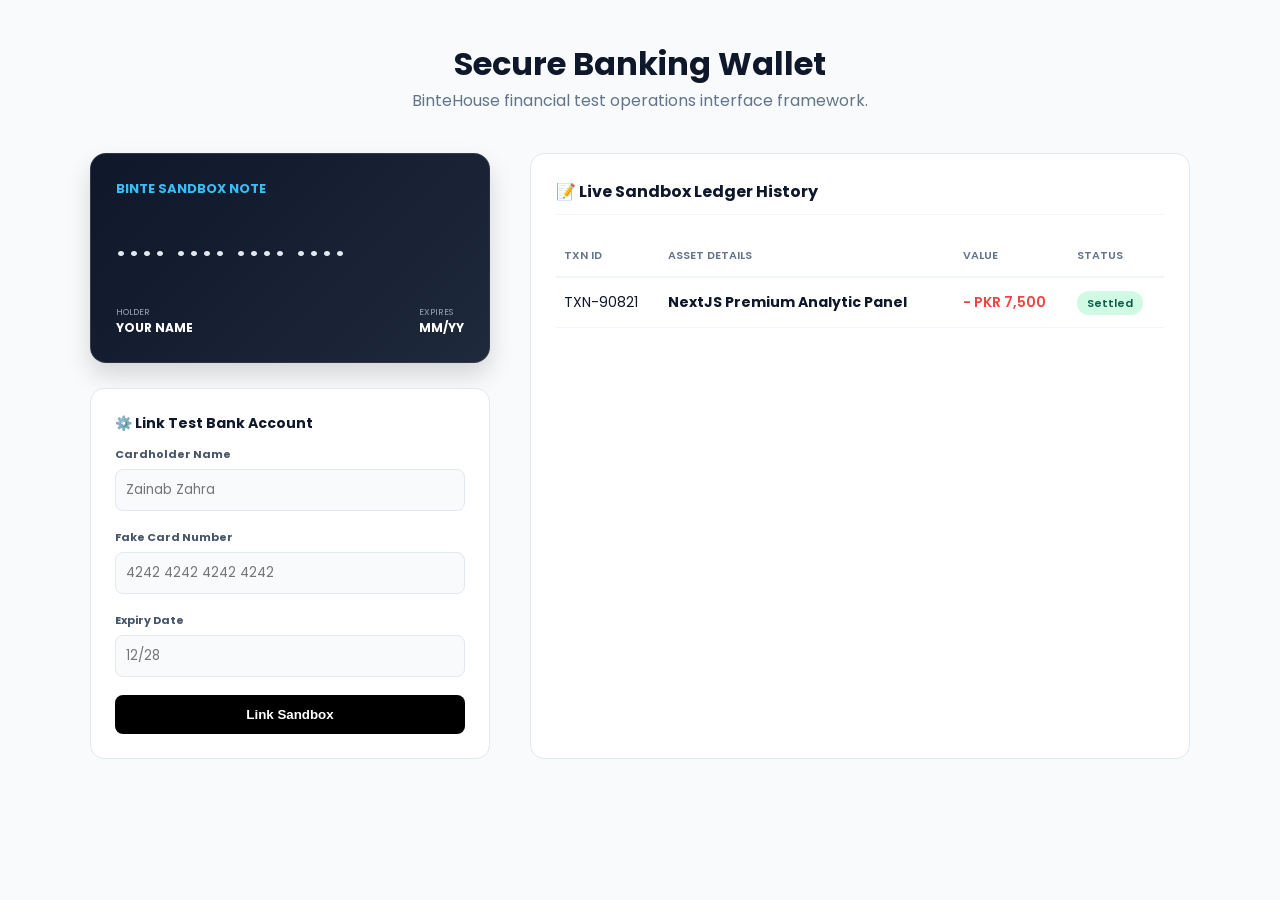
<file: wallet.html>
<!DOCTYPE html>
<html lang="en">
<head>
    <meta charset="UTF-8">
    <meta name="viewport" content="width=device-width, initial-scale=1.0">
    <title>BinteHouse | Secure Wallet & Banking Hub</title>
    <link href="https://fonts.googleapis.com/css2?family=Poppins:wght@300;400;500;600;700&display=swap" rel="stylesheet">
    <style>
        * { margin: 0; padding: 0; box-sizing: border-box; }
        body { font-family: 'Poppins', sans-serif; background-color: #f8fafc; color: #0f172a; padding: 40px 0; }
        .wallet-wrapper { width: 90%; max-width: 1100px; margin: 0 auto; }
        .wallet-grid { display: grid; grid-template-columns: 400px 1fr; gap: 40px; margin-top: 35px; }
        @media (max-width: 991px) { .wallet-grid { grid-template-columns: 1fr; } }

        .virtual-credit-card { background: linear-gradient(135deg, #0f172a, #1e293b); color: white; border-radius: 16px; padding: 25px; height: 210px; display: flex; flex-direction: column; justify-content: space-between; box-shadow: 0 12px 25px rgba(0,0,0,0.15); border: 1px solid rgba(255,255,255,0.1); }
        .card-number-display { font-size: 20px; font-weight: 600; letter-spacing: 3px; margin: 20px 0; color: #e2e8f0; }
        
        .banking-input-form { background: #ffffff; border: 1px solid #e2e8f0; border-radius: 14px; padding: 24px; margin-top: 25px; }
        .form-group-node { margin-bottom: 18px; }
        .form-group-node label { display: block; font-size: 11px; font-weight: 700; margin-bottom: 6px; color: #475569; }
        .form-input-field { width: 100%; padding: 10px; border: 1px solid #e2e8f0; border-radius: 8px; font-family: inherit; background:#f8fafc; outline:none; }
        
        .transaction-history-box { background: #ffffff; border: 1px solid #e2e8f0; border-radius: 14px; padding: 25px; }
        .transaction-ledger-table { width: 100%; border-collapse: collapse; text-align: left; font-size: 14px; }
        .transaction-ledger-table th { color: #64748b; font-weight: 600; padding: 12px 8px; border-bottom: 2px solid #f1f5f9; text-transform: uppercase; font-size: 11px; }
        .transaction-ledger-table td { padding: 14px 8px; border-bottom: 1px solid #f1f5f9; }
        .status-badge { padding: 4px 10px; border-radius: 20px; font-size: 11px; font-weight: 600; background: #d1fae5; color: #065f46; }
    </style>
</head>
<body>

    <div class="wallet-wrapper">
        <div style="text-align: center; margin-bottom: 40px;">
            <h1 style="font-size: 32px; font-weight: 700;">Secure Banking Wallet</h1>
            <p style="color: #64748b;">BinteHouse financial test operations interface framework.</p>
        </div>

        <div class="wallet-grid">
            <aside>
                <div class="virtual-credit-card">
                    <span style="font-weight:700; color:#38bdf8; font-size:13px;">BINTE SANDBOX NOTE</span>
                    <div class="card-number-display" id="c-num">•••• •••• •••• ••••</div>
                    <div style="display:flex; justify-content:space-between; font-size:12px;">
                        <div><p style="color:#94a3b8; font-size:9px;">HOLDER</p><strong id="c-name">YOUR NAME</strong></div>
                        <div><p style="color:#94a3b8; font-size:9px;">EXPIRES</p><strong id="c-exp">MM/YY</strong></div>
                    </div>
                </div>

                <div class="banking-input-form">
                    <h4 style="margin-bottom:12px; font-size:14px;">⚙️ Link Test Bank Account</h4>
                    <div class="form-group-node"><label>Cardholder Name</label><input type="text" id="i-name" class="form-input-field" placeholder="Zainab Zahra" oninput="syncCard()"></div>
                    <div class="form-group-node"><label>Fake Card Number</label><input type="text" id="i-num" class="form-input-field" placeholder="4242 4242 4242 4242" oninput="syncCard()"></div>
                    <div class="form-group-node"><label>Expiry Date</label><input type="text" id="i-exp" class="form-input-field" placeholder="12/28" oninput="syncCard()"></div>
                    <button style="background:#000; color:white; width:100%; padding:12px; border:none; border-radius:8px; font-weight:600; cursor:pointer;" onclick="alert('Mubarak ho! Sandbox authorized.')">Link Sandbox</button>
                </div>
            </aside>

            <main class="transaction-history-box">
                <h3 style="font-size:16px; margin-bottom:20px; border-bottom:1px solid #f1f5f9; padding-bottom:10px;">📝 Live Sandbox Ledger History</h3>
                <table class="transaction-ledger-table">
                    <thead><tr><th>TXN ID</th><th>Asset Details</th><th>Value</th><th>Status</th></tr></thead>
                    <tbody>
                        <tr><td>TXN-90821</td><td><strong>NextJS Premium Analytic Panel</strong></td><td style="color:#ef4444; font-weight:600;">- PKR 7,500</td><td><span class="status-badge">Settled</span></td></tr>
                    </tbody>
                </table>
            </main>
        </div>
    </div>

    <script>
        function syncCard() {
            document.getElementById('c-name').innerText = document.getElementById('i-name').value.toUpperCase() || "YOUR NAME";
            document.getElementById('c-num').innerText = document.getElementById('i-num').value || "•••• •••• •••• ••••";
            document.getElementById('c-exp').innerText = document.getElementById('i-exp').value || "MM/YY";
        }
    </script>
</body>
</html>
</file>
